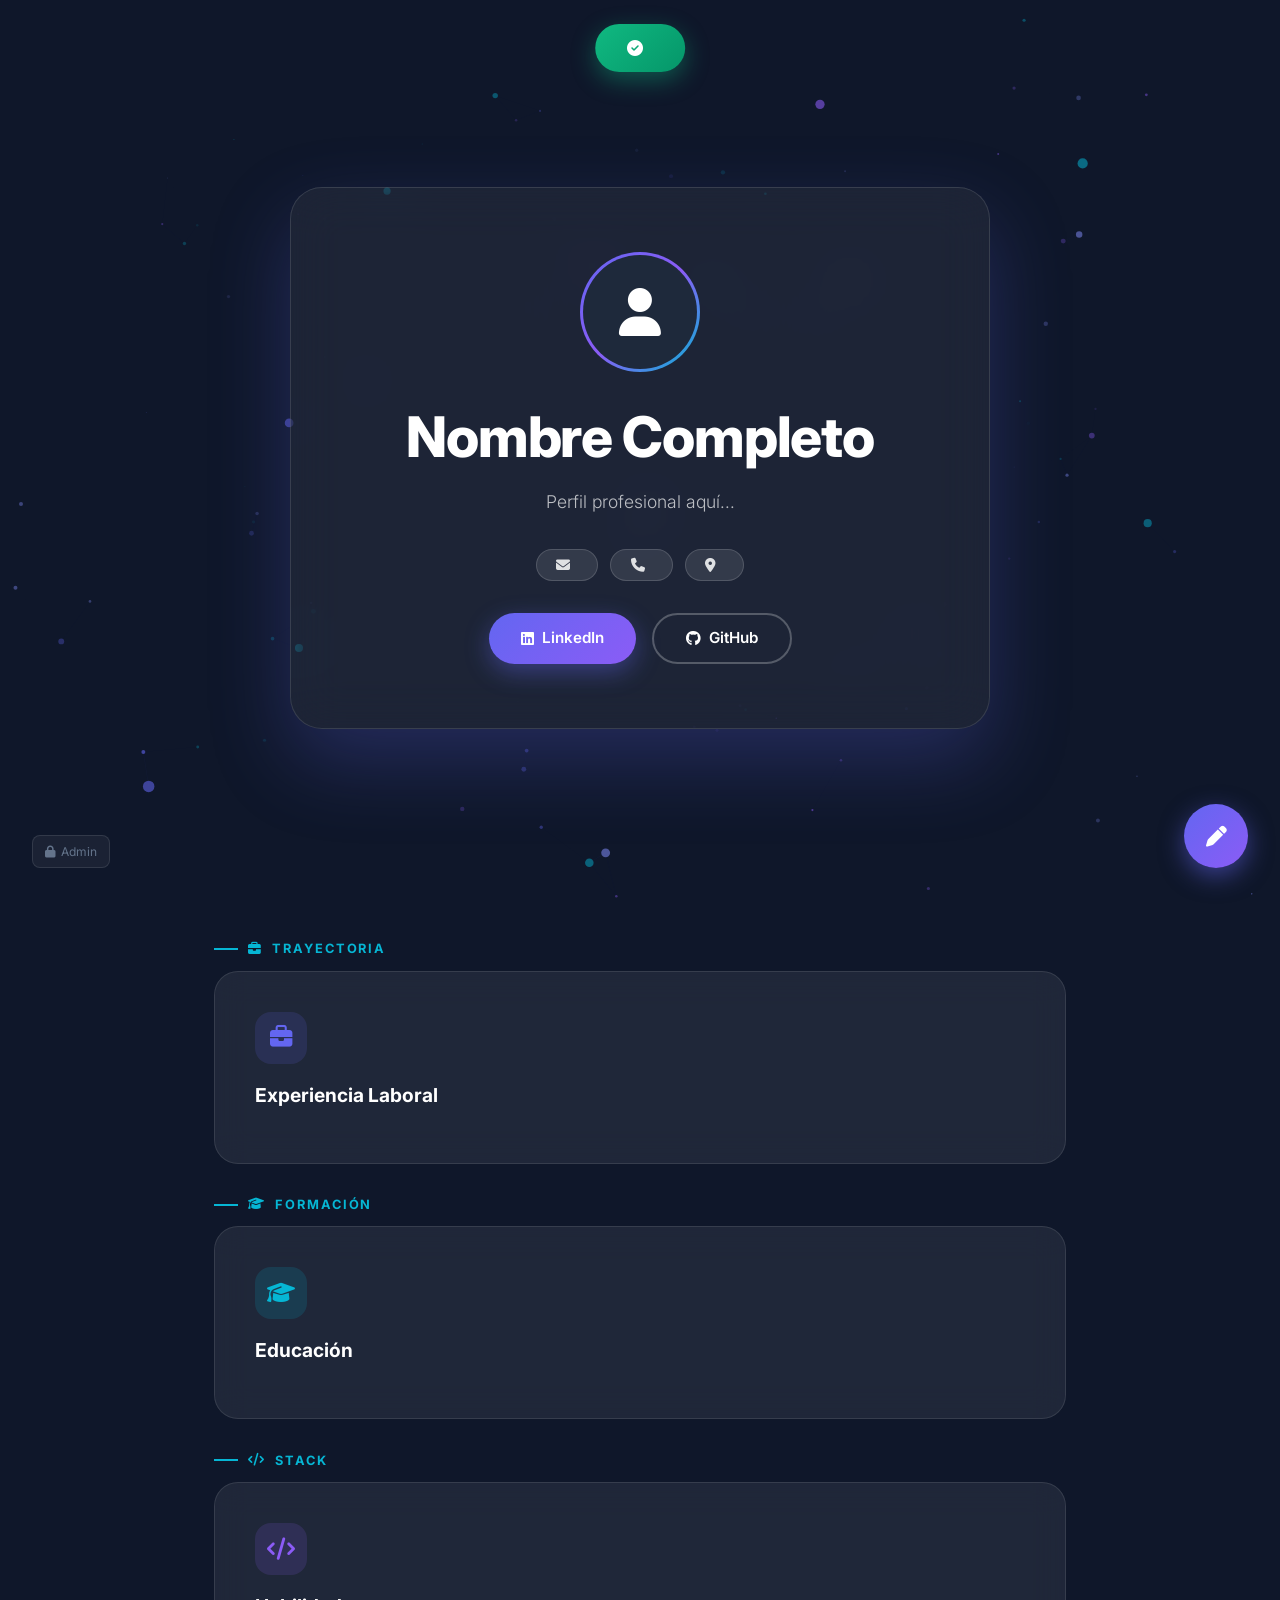
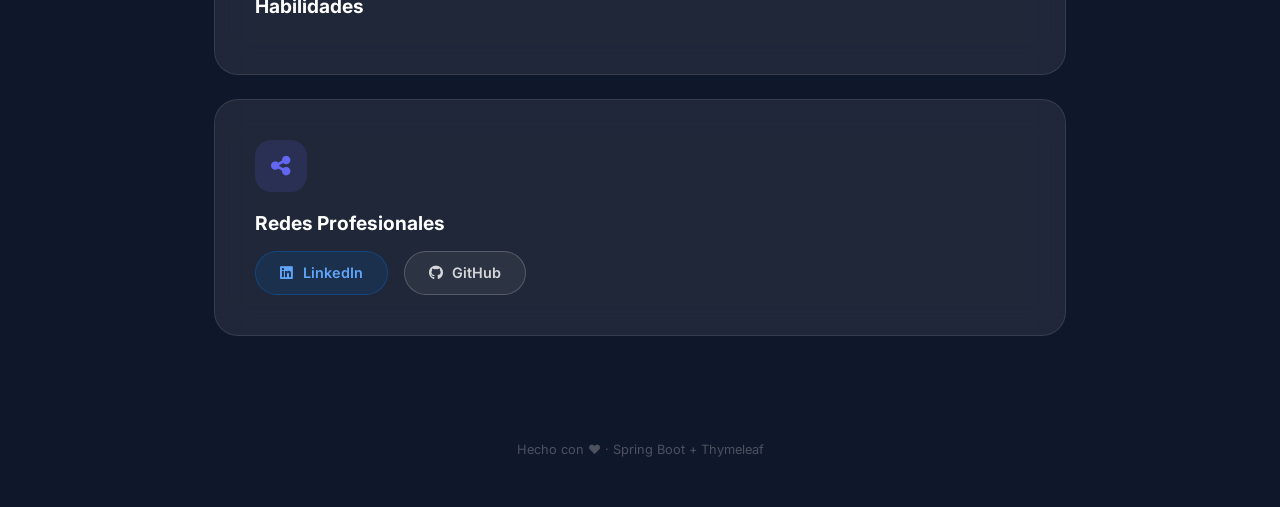
<file: src/main/resources/templates/index.html>
<!DOCTYPE html>
<html xmlns:th="http://www.thymeleaf.org" lang="es">
<head>
    <meta charset="UTF-8">
    <meta name="viewport" content="width=device-width, initial-scale=1.0">
    <title th:text="${persona.nombre} + ' ' + ${persona.apellido} + ' — CV'">Mi CV</title>

    <link href="https://cdn.jsdelivr.net/npm/bootstrap@5.3.0/dist/css/bootstrap.min.css" rel="stylesheet">
    <link rel="stylesheet" href="https://cdnjs.cloudflare.com/ajax/libs/font-awesome/6.4.0/css/all.min.css">
    <link href="https://fonts.googleapis.com/css2?family=Inter:wght@300;400;500;600;700;800&display=swap" rel="stylesheet">

    <style>
        :root {
            --primary: #6366f1;
            --primary-dark: #4f46e5;
            --secondary: #8b5cf6;
            --accent: #06b6d4;
            --dark: #0f172a;
            --card-bg: rgba(255,255,255,0.85);
        }

        * { margin: 0; padding: 0; box-sizing: border-box; }

        body {
            font-family: 'Inter', sans-serif;
            background: #0f172a;
            color: #1e293b;
            overflow-x: hidden;
        }

        /* ── CANVAS 3D BACKGROUND ── */
        #bg-canvas {
            position: fixed;
            top: 0; left: 0;
            width: 100%; height: 100%;
            z-index: 0;
            pointer-events: none;
        }

        .page-wrapper {
            position: relative;
            z-index: 1;
        }

        /* ── HERO ── */
        .hero {
            min-height: 100vh;
            display: flex;
            align-items: center;
            justify-content: center;
            padding: 4rem 1rem 3rem;
            perspective: 1000px;
        }

        .hero-card {
            background: rgba(255,255,255,0.06);
            backdrop-filter: blur(24px);
            border: 1px solid rgba(255,255,255,0.12);
            border-radius: 32px;
            padding: 4rem 3rem;
            text-align: center;
            max-width: 700px;
            width: 100%;
            animation: heroFloat 6s ease-in-out infinite;
            box-shadow: 0 32px 80px rgba(99,102,241,0.25);
            transform-style: preserve-3d;
        }

        @keyframes heroFloat {
            0%, 100% { transform: translateY(0) rotateX(0deg); }
            50% { transform: translateY(-12px) rotateX(1deg); }
        }

        .avatar-ring {
            width: 120px; height: 120px;
            margin: 0 auto 2rem;
            border-radius: 50%;
            background: linear-gradient(135deg, var(--primary), var(--secondary), var(--accent));
            padding: 3px;
            animation: ringRotate 8s linear infinite;
        }

        @keyframes ringRotate {
            from { filter: hue-rotate(0deg); }
            to { filter: hue-rotate(360deg); }
        }

        .avatar-inner {
            width: 100%; height: 100%;
            border-radius: 50%;
            background: #1e293b;
            display: flex;
            align-items: center;
            justify-content: center;
            font-size: 3rem;
            color: #fff;
        }

        .hero h1 {
            font-size: clamp(2rem, 5vw, 3.5rem);
            font-weight: 800;
            color: #fff;
            letter-spacing: -0.02em;
            margin-bottom: 1rem;
        }

        .hero .lead {
            color: rgba(255,255,255,0.7);
            font-size: 1.1rem;
            line-height: 1.7;
            margin-bottom: 2rem;
        }

        .contact-pills {
            display: flex;
            flex-wrap: wrap;
            gap: 0.75rem;
            justify-content: center;
            margin-bottom: 2rem;
        }

        .contact-pill {
            display: flex;
            align-items: center;
            gap: 0.5rem;
            background: rgba(255,255,255,0.1);
            border: 1px solid rgba(255,255,255,0.15);
            color: rgba(255,255,255,0.85);
            padding: 0.5rem 1.2rem;
            border-radius: 999px;
            font-size: 0.875rem;
            transition: all 0.3s;
        }

        .contact-pill:hover {
            background: rgba(99,102,241,0.3);
            border-color: var(--primary);
            transform: translateY(-2px);
        }

        .hero-actions {
            display: flex;
            gap: 1rem;
            justify-content: center;
            flex-wrap: wrap;
        }

        .btn-hero {
            padding: 0.75rem 2rem;
            border-radius: 999px;
            font-weight: 600;
            font-size: 0.95rem;
            border: none;
            cursor: pointer;
            transition: all 0.3s;
            text-decoration: none;
            display: inline-flex;
            align-items: center;
            gap: 0.5rem;
        }

        .btn-primary-hero {
            background: linear-gradient(135deg, var(--primary), var(--secondary));
            color: white;
            box-shadow: 0 8px 24px rgba(99,102,241,0.4);
        }

        .btn-primary-hero:hover {
            transform: translateY(-3px) scale(1.03);
            box-shadow: 0 14px 32px rgba(99,102,241,0.5);
            color: white;
        }

        .btn-outline-hero {
            background: transparent;
            color: white;
            border: 2px solid rgba(255,255,255,0.25);
        }

        .btn-outline-hero:hover {
            background: rgba(255,255,255,0.1);
            border-color: rgba(255,255,255,0.5);
            transform: translateY(-3px);
            color: white;
        }

        /* ── SECTIONS ── */
        .cv-section {
            padding: 2rem 0;
        }

        .section-container {
            max-width: 900px;
            margin: 0 auto;
            padding: 0 1.5rem;
        }

        .section-label {
            display: inline-flex;
            align-items: center;
            gap: 0.6rem;
            font-size: 0.8rem;
            font-weight: 700;
            letter-spacing: 0.15em;
            text-transform: uppercase;
            color: var(--accent);
            margin-bottom: 0.75rem;
        }

        .section-label::before {
            content: '';
            width: 24px; height: 2px;
            background: var(--accent);
            display: inline-block;
        }

        .glass-card {
            background: rgba(255,255,255,0.07);
            backdrop-filter: blur(16px);
            border: 1px solid rgba(255,255,255,0.1);
            border-radius: 24px;
            padding: 2.5rem;
            margin-bottom: 1.5rem;
            transition: transform 0.4s, box-shadow 0.4s, border-color 0.4s;
            animation: slideUp 0.6s ease both;
        }

        .glass-card:hover {
            transform: translateY(-6px) scale(1.01);
            box-shadow: 0 24px 60px rgba(99,102,241,0.2);
            border-color: rgba(99,102,241,0.4);
        }

        @keyframes slideUp {
            from { opacity: 0; transform: translateY(40px); }
            to   { opacity: 1; transform: translateY(0); }
        }

        .glass-card:nth-child(1) { animation-delay: 0.1s; }
        .glass-card:nth-child(2) { animation-delay: 0.2s; }
        .glass-card:nth-child(3) { animation-delay: 0.3s; }

        .card-icon {
            width: 52px; height: 52px;
            border-radius: 16px;
            display: flex;
            align-items: center;
            justify-content: center;
            font-size: 1.4rem;
            margin-bottom: 1.25rem;
        }

        .icon-purple { background: rgba(99,102,241,0.15); color: var(--primary); }
        .icon-blue   { background: rgba(6,182,212,0.15);  color: var(--accent); }
        .icon-violet { background: rgba(139,92,246,0.15); color: var(--secondary); }

        .card-title {
            font-size: 1.2rem;
            font-weight: 700;
            color: #fff;
            margin-bottom: 1rem;
        }

        .card-content {
            color: rgba(255,255,255,0.72);
            line-height: 1.85;
            white-space: pre-line;
            font-size: 0.95rem;
        }

        /* Habilidades como badges */
        .skills-grid {
            display: flex;
            flex-wrap: wrap;
            gap: 0.6rem;
            margin-top: 0.5rem;
        }

        .skill-badge {
            padding: 0.4rem 1rem;
            border-radius: 999px;
            font-size: 0.85rem;
            font-weight: 500;
            border: 1px solid;
            transition: all 0.3s;
            animation: popIn 0.4s ease both;
        }

        .skill-badge:nth-child(odd)  { background: rgba(99,102,241,0.12); border-color: rgba(99,102,241,0.35); color: #a5b4fc; }
        .skill-badge:nth-child(even) { background: rgba(6,182,212,0.1);   border-color: rgba(6,182,212,0.3);   color: #67e8f9; }

        .skill-badge:hover {
            transform: translateY(-3px) scale(1.05);
            box-shadow: 0 6px 16px rgba(99,102,241,0.3);
        }

        @keyframes popIn {
            from { opacity: 0; transform: scale(0.7); }
            to   { opacity: 1; transform: scale(1); }
        }

        /* Social buttons */
        .social-row {
            display: flex;
            gap: 1rem;
            flex-wrap: wrap;
        }

        .social-btn {
            display: inline-flex;
            align-items: center;
            gap: 0.6rem;
            padding: 0.65rem 1.5rem;
            border-radius: 999px;
            font-weight: 600;
            font-size: 0.9rem;
            text-decoration: none;
            transition: all 0.3s;
            border: 1px solid;
        }

        .social-linkedin {
            background: rgba(10,102,194,0.15);
            border-color: rgba(10,102,194,0.4);
            color: #60a5fa;
        }

        .social-linkedin:hover {
            background: rgba(10,102,194,0.3);
            transform: translateY(-3px);
            color: #93c5fd;
        }

        .social-github {
            background: rgba(255,255,255,0.06);
            border-color: rgba(255,255,255,0.2);
            color: rgba(255,255,255,0.8);
        }

        .social-github:hover {
            background: rgba(255,255,255,0.12);
            transform: translateY(-3px);
            color: #fff;
        }

        /* Flash message */
        .flash-bar {
            position: fixed;
            top: 1.5rem;
            left: 50%;
            transform: translateX(-50%) translateY(-100px);
            background: linear-gradient(135deg, #10b981, #059669);
            color: white;
            padding: 1rem 2rem;
            border-radius: 999px;
            font-weight: 600;
            z-index: 1000;
            box-shadow: 0 8px 24px rgba(16,185,129,0.4);
            transition: transform 0.5s cubic-bezier(0.34,1.56,0.64,1);
            display: flex;
            align-items: center;
            gap: 0.6rem;
        }

        .flash-bar.show { transform: translateX(-50%) translateY(0); }

        /* FAB edit button */
        .fab-edit {
            position: fixed;
            bottom: 2rem;
            right: 2rem;
            width: 64px; height: 64px;
            border-radius: 50%;
            background: linear-gradient(135deg, var(--primary), var(--secondary));
            color: white;
            display: flex;
            align-items: center;
            justify-content: center;
            font-size: 1.3rem;
            text-decoration: none;
            box-shadow: 0 8px 24px rgba(99,102,241,0.5);
            transition: all 0.3s;
            z-index: 100;
            animation: fabPulse 3s ease-in-out infinite;
        }

        .fab-edit:hover {
            transform: scale(1.15) rotate(10deg);
            color: white;
            box-shadow: 0 14px 40px rgba(99,102,241,0.7);
        }

        @keyframes fabPulse {
            0%, 100% { box-shadow: 0 8px 24px rgba(99,102,241,0.5); }
            50% { box-shadow: 0 8px 40px rgba(99,102,241,0.8); }
        }

        /* Scroll sections */
        .scroll-observe {
            opacity: 0;
            transform: translateY(40px);
            transition: opacity 0.7s ease, transform 0.7s ease;
        }
        .scroll-observe.visible {
            opacity: 1;
            transform: translateY(0);
        }

        footer {
            text-align: center;
            padding: 3rem 1rem;
            color: rgba(255,255,255,0.25);
            font-size: 0.8rem;
        }

        @media (max-width: 600px) {
            .hero-card { padding: 2.5rem 1.5rem; }
            .glass-card { padding: 1.75rem; }
        }
    </style>
</head>
<body>
<canvas id="bg-canvas"></canvas>

<div class="page-wrapper">

    <!-- Flash message -->
    <div class="flash-bar" id="flashBar" th:if="${mensaje != null}">
        <i class="fas fa-check-circle"></i>
        <span th:text="${mensaje}"></span>
    </div>

    <!-- HERO -->
    <section class="hero">
        <div class="hero-card">
            <div class="avatar-ring">
                <div class="avatar-inner">
                    <i class="fas fa-user"></i>
                </div>
            </div>

            <h1 th:text="${persona.nombre} + ' ' + ${persona.apellido}">Nombre Completo</h1>
            <p class="lead" th:text="${persona.perfil}">Perfil profesional aquí...</p>

            <div class="contact-pills">
                <span class="contact-pill" th:if="${persona.email}">
                    <i class="fas fa-envelope"></i>
                    <span th:text="${persona.email}"></span>
                </span>
                <span class="contact-pill" th:if="${persona.telefono}">
                    <i class="fas fa-phone"></i>
                    <span th:text="${persona.telefono}"></span>
                </span>
                <span class="contact-pill" th:if="${persona.ciudad}">
                    <i class="fas fa-map-marker-alt"></i>
                    <span th:text="${persona.ciudad} + ', ' + ${persona.pais}"></span>
                </span>
            </div>

            <div class="hero-actions">
                <a th:if="${persona.linkedin}" th:href="${persona.linkedin}" target="_blank" class="btn-hero btn-primary-hero">
                    <i class="fab fa-linkedin"></i> LinkedIn
                </a>
                <a th:if="${persona.github}" th:href="${persona.github}" target="_blank" class="btn-hero btn-outline-hero">
                    <i class="fab fa-github"></i> GitHub
                </a>
            </div>
        </div>
    </section>

    <!-- CONTENT -->
    <div class="cv-section">
        <div class="section-container">

            <!-- Experiencia -->
            <div class="scroll-observe" th:if="${persona.experiencia}">
                <p class="section-label">
                    <i class="fas fa-briefcase"></i> Trayectoria
                </p>
                <div class="glass-card">
                    <div class="card-icon icon-purple">
                        <i class="fas fa-briefcase"></i>
                    </div>
                    <h2 class="card-title">Experiencia Laboral</h2>
                    <p class="card-content" th:text="${persona.experiencia}"></p>
                </div>
            </div>

            <!-- Educación -->
            <div class="scroll-observe" th:if="${persona.educacion}">
                <p class="section-label">
                    <i class="fas fa-graduation-cap"></i> Formación
                </p>
                <div class="glass-card">
                    <div class="card-icon icon-blue">
                        <i class="fas fa-graduation-cap"></i>
                    </div>
                    <h2 class="card-title">Educación</h2>
                    <p class="card-content" th:text="${persona.educacion}"></p>
                </div>
            </div>

            <!-- Habilidades -->
            <div class="scroll-observe" th:if="${persona.habilidades}">
                <p class="section-label">
                    <i class="fas fa-code"></i> Stack
                </p>
                <div class="glass-card">
                    <div class="card-icon icon-violet">
                        <i class="fas fa-code"></i>
                    </div>
                    <h2 class="card-title">Habilidades</h2>
                    <div class="skills-grid" id="skillsGrid"></div>
                    <p id="rawSkills" style="display:none" th:text="${persona.habilidades}"></p>
                </div>
            </div>

            <!-- Redes -->
            <div class="scroll-observe" th:if="${persona.linkedin != null or persona.github != null}">
                <div class="glass-card">
                    <div class="card-icon icon-purple">
                        <i class="fas fa-share-alt"></i>
                    </div>
                    <h2 class="card-title">Redes Profesionales</h2>
                    <div class="social-row">
                        <a th:if="${persona.linkedin}" th:href="${persona.linkedin}" target="_blank" class="social-btn social-linkedin">
                            <i class="fab fa-linkedin"></i> LinkedIn
                        </a>
                        <a th:if="${persona.github}" th:href="${persona.github}" target="_blank" class="social-btn social-github">
                            <i class="fab fa-github"></i> GitHub
                        </a>
                    </div>
                </div>
            </div>

        </div>
    </div>

    <footer>Hecho con ❤️ · Spring Boot + Thymeleaf</footer>
</div>

<!-- FAB editar - solo visible con sesión activa -->
<a th:href="@{/editar}" class="fab-edit" title="Editar CV (Admin)">
    <i class="fas fa-pen"></i>
</a>

<!-- Admin login link discreto -->
<a th:href="@{/login}" style="position:fixed; bottom:2rem; left:2rem; background:rgba(255,255,255,0.05); border:1px solid rgba(255,255,255,0.1); color:#64748b; border-radius:0.5rem; padding:0.4rem 0.75rem; font-size:0.75rem; text-decoration:none; z-index:999; transition:all 0.2s;"
   onmouseover="this.style.color='#94a3b8'" onmouseout="this.style.color='#64748b'">
    <i class="fas fa-lock" style="margin-right:0.3rem;"></i>Admin
</a>

<script src="https://cdn.jsdelivr.net/npm/bootstrap@5.3.0/dist/js/bootstrap.bundle.min.js"></script>
<script>
// ── 3D PARTICLES BACKGROUND ──
const canvas = document.getElementById('bg-canvas');
const ctx = canvas.getContext('2d');

function resize() {
    canvas.width = window.innerWidth;
    canvas.height = window.innerHeight;
}
resize();
window.addEventListener('resize', resize);

const COLORS = ['#6366f1','#8b5cf6','#06b6d4','#818cf8'];

class Particle {
    constructor() { this.reset(); }
    reset() {
        this.x = Math.random() * canvas.width;
        this.y = Math.random() * canvas.height;
        this.z = Math.random() * 800 + 200;
        this.vx = (Math.random() - 0.5) * 0.4;
        this.vy = (Math.random() - 0.5) * 0.4;
        this.vz = -Math.random() * 0.5 - 0.2;
        this.color = COLORS[Math.floor(Math.random() * COLORS.length)];
        this.size = Math.random() * 2.5 + 0.5;
    }
    update() {
        this.x += this.vx;
        this.y += this.vy;
        this.z += this.vz;
        if (this.z < 1) this.reset();
    }
    draw() {
        const scale = 600 / this.z;
        const sx = (this.x - canvas.width/2) * scale + canvas.width/2;
        const sy = (this.y - canvas.height/2) * scale + canvas.height/2;
        const alpha = Math.max(0, (1 - this.z/1000) * 0.8);
        const r = this.size * scale;
        if (sx < -r || sx > canvas.width+r || sy < -r || sy > canvas.height+r) { this.reset(); return; }
        ctx.beginPath();
        ctx.arc(sx, sy, Math.max(0.5, r), 0, Math.PI*2);
        ctx.fillStyle = this.color + Math.round(alpha*255).toString(16).padStart(2,'0');
        ctx.fill();
    }
}

const particles = Array.from({length: 160}, () => new Particle());

// Connections
function drawConnections() {
    const projected = particles.map(p => {
        const scale = 600 / p.z;
        return {
            x: (p.x - canvas.width/2) * scale + canvas.width/2,
            y: (p.y - canvas.height/2) * scale + canvas.height/2,
            alpha: (1 - p.z/1000) * 0.5
        };
    });
    for (let i = 0; i < projected.length; i++) {
        for (let j = i+1; j < projected.length; j++) {
            const dx = projected[i].x - projected[j].x;
            const dy = projected[i].y - projected[j].y;
            const dist = Math.sqrt(dx*dx + dy*dy);
            if (dist < 80) {
                const alpha = (1 - dist/80) * Math.min(projected[i].alpha, projected[j].alpha) * 0.3;
                ctx.beginPath();
                ctx.moveTo(projected[i].x, projected[i].y);
                ctx.lineTo(projected[j].x, projected[j].y);
                ctx.strokeStyle = `rgba(99,102,241,${alpha})`;
                ctx.lineWidth = 0.5;
                ctx.stroke();
            }
        }
    }
}

function animate() {
    ctx.clearRect(0, 0, canvas.width, canvas.height);
    particles.forEach(p => { p.update(); p.draw(); });
    drawConnections();
    requestAnimationFrame(animate);
}
animate();

// ── MOUSE PARALLAX ──
let mx = 0, my = 0;
document.addEventListener('mousemove', e => {
    mx = (e.clientX - window.innerWidth/2) / window.innerWidth;
    my = (e.clientY - window.innerHeight/2) / window.innerHeight;
    const card = document.querySelector('.hero-card');
    if (card) {
        card.style.transform = `rotateY(${mx*6}deg) rotateX(${-my*4}deg)`;
    }
});

// ── SKILLS RENDER ──
const rawEl = document.getElementById('rawSkills');
const gridEl = document.getElementById('skillsGrid');
if (rawEl && gridEl) {
    const skills = rawEl.textContent.split(/[,\n]+/).map(s => s.trim()).filter(Boolean);
    skills.forEach((s, i) => {
        const badge = document.createElement('span');
        badge.className = 'skill-badge';
        badge.textContent = s;
        badge.style.animationDelay = (i * 0.06) + 's';
        gridEl.appendChild(badge);
    });
}

// ── SCROLL ANIMATIONS ──
const observer = new IntersectionObserver(entries => {
    entries.forEach(e => {
        if (e.isIntersecting) e.target.classList.add('visible');
    });
}, { threshold: 0.15 });

document.querySelectorAll('.scroll-observe').forEach(el => observer.observe(el));

// ── FLASH MESSAGE ──
const flash = document.getElementById('flashBar');
if (flash) {
    setTimeout(() => flash.classList.add('show'), 300);
    setTimeout(() => flash.classList.remove('show'), 3500);
}
</script>
</body>
</html>
</file>
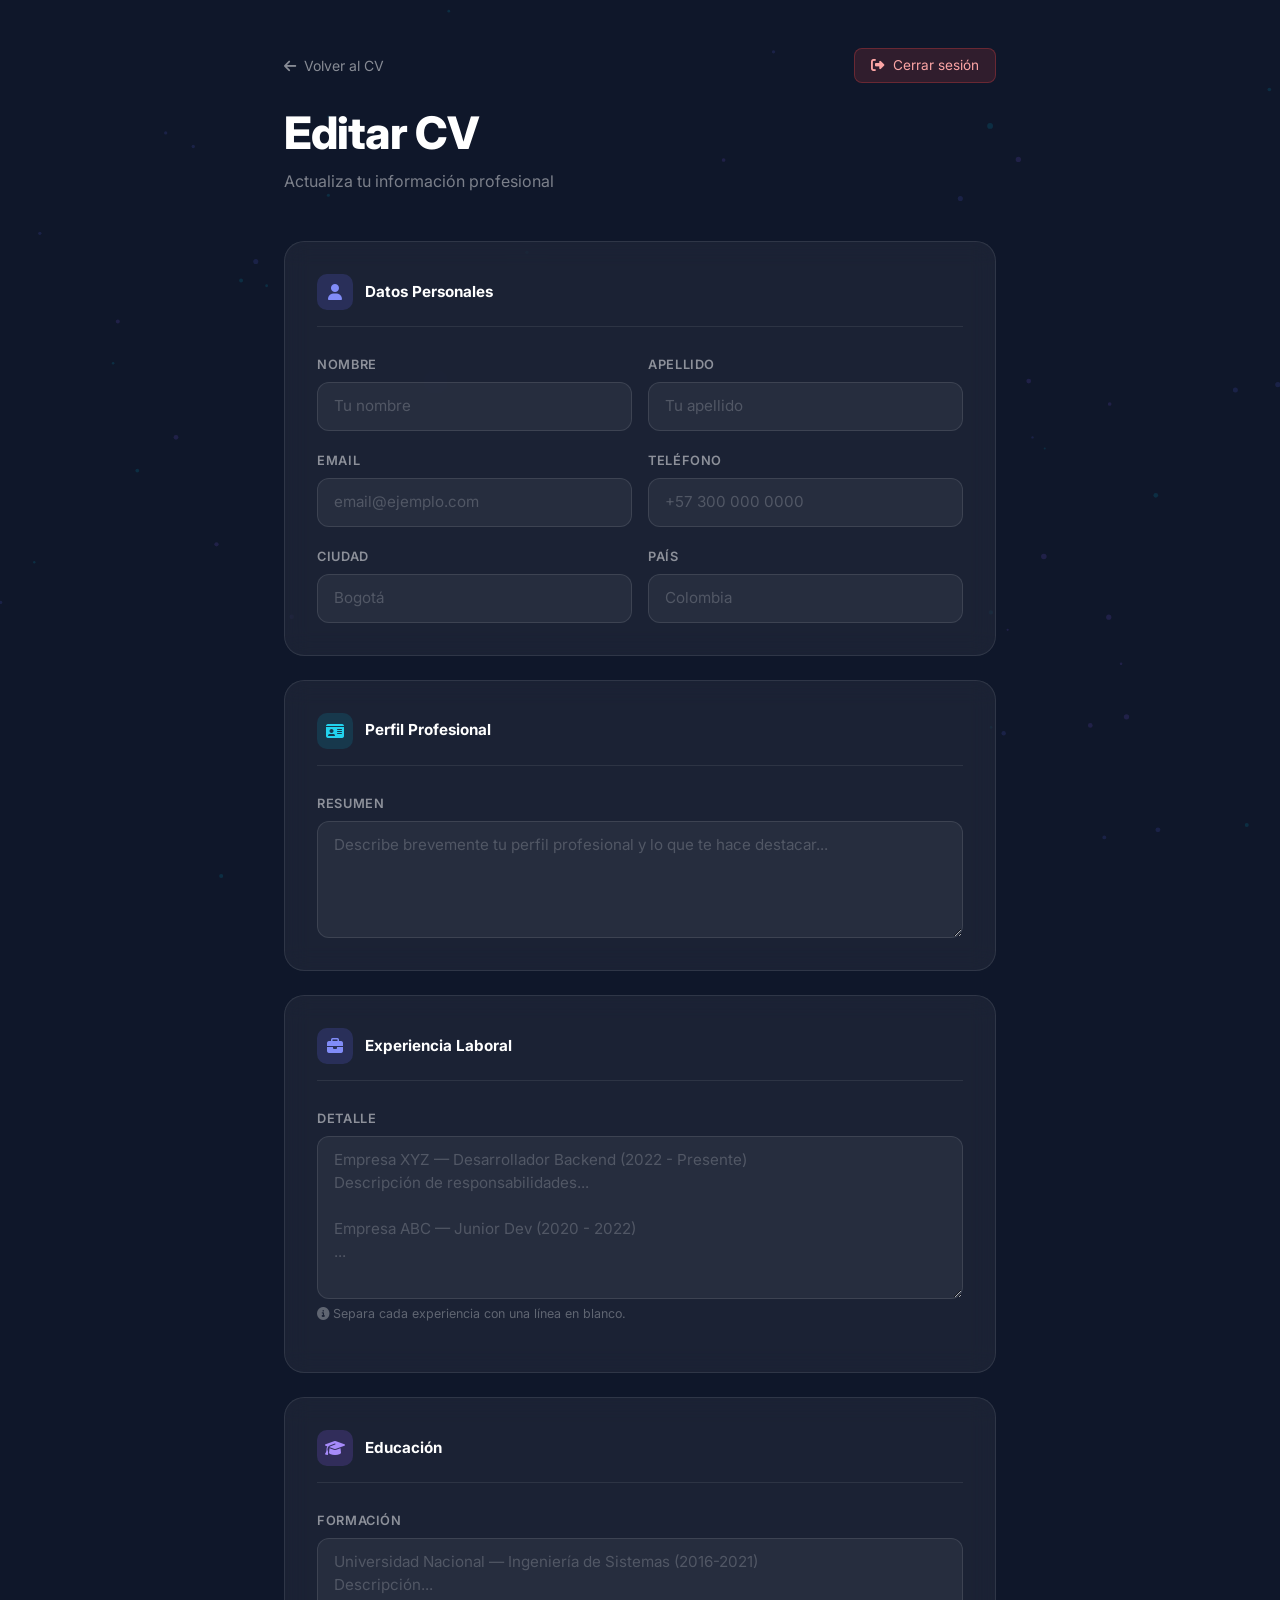
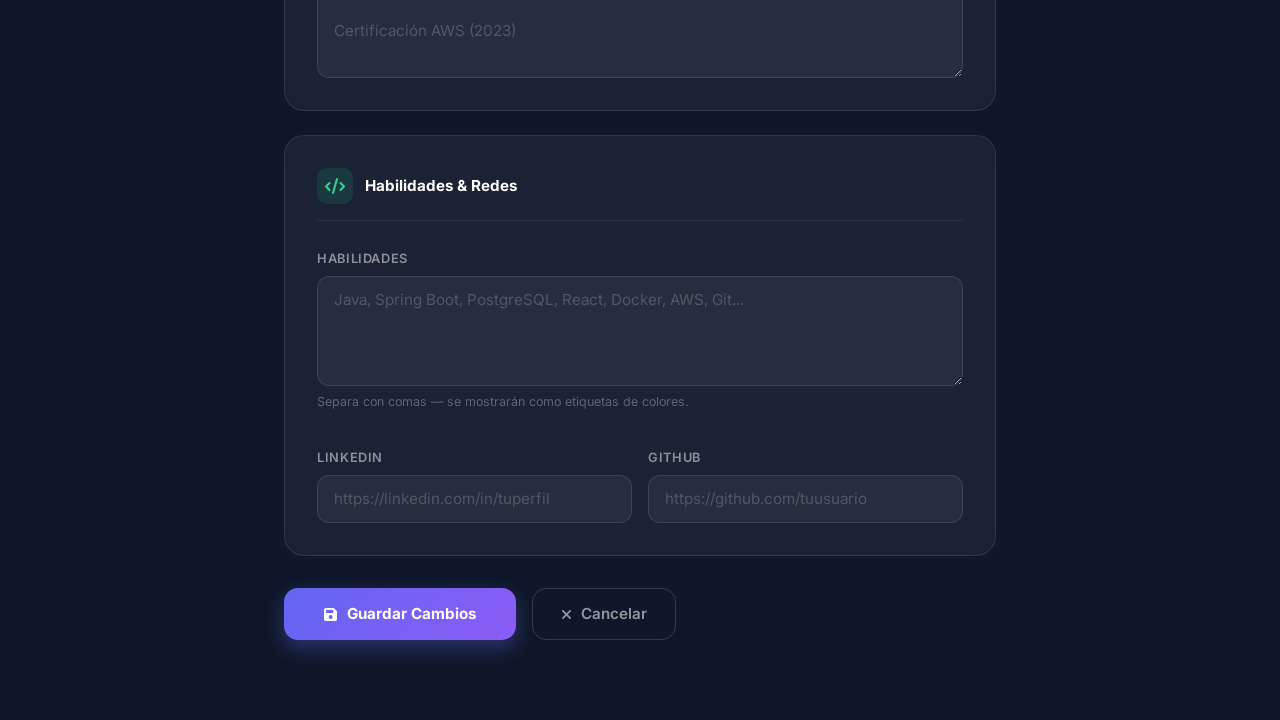
<file: src/main/resources/templates/formulario.html>
<!DOCTYPE html>
<html xmlns:th="http://www.thymeleaf.org" lang="es">
<head>
    <meta charset="UTF-8">
    <meta name="viewport" content="width=device-width, initial-scale=1.0">
    <title>Editar CV</title>

    <link href="https://cdn.jsdelivr.net/npm/bootstrap@5.3.0/dist/css/bootstrap.min.css" rel="stylesheet">
    <link rel="stylesheet" href="https://cdnjs.cloudflare.com/ajax/libs/font-awesome/6.4.0/css/all.min.css">
    <link href="https://fonts.googleapis.com/css2?family=Inter:wght@300;400;500;600;700;800&display=swap" rel="stylesheet">

    <style>
        :root {
            --primary: #6366f1;
            --primary-dark: #4f46e5;
            --secondary: #8b5cf6;
            --accent: #06b6d4;
        }

        * { box-sizing: border-box; }

        body {
            font-family: 'Inter', sans-serif;
            background: #0f172a;
            color: #e2e8f0;
            min-height: 100vh;
        }

        #bg-canvas {
            position: fixed;
            inset: 0;
            pointer-events: none;
            z-index: 0;
            opacity: 0.4;
        }

        .page {
            position: relative;
            z-index: 1;
            max-width: 760px;
            margin: 0 auto;
            padding: 3rem 1.5rem 5rem;
        }

        .form-header {
            margin-bottom: 3rem;
            animation: fadeDown 0.6s ease both;
        }

        @keyframes fadeDown {
            from { opacity: 0; transform: translateY(-20px); }
            to   { opacity: 1; transform: translateY(0); }
        }

        .back-btn {
            display: inline-flex;
            align-items: center;
            gap: 0.5rem;
            color: rgba(255,255,255,0.5);
            text-decoration: none;
            font-size: 0.875rem;
            margin-bottom: 1.5rem;
            transition: color 0.3s;
        }
        .back-btn:hover { color: #fff; }

        .form-header h1 {
            font-size: clamp(1.8rem, 4vw, 2.8rem);
            font-weight: 800;
            color: #fff;
            letter-spacing: -0.02em;
        }

        .form-header p {
            color: rgba(255,255,255,0.45);
            margin-top: 0.5rem;
        }

        /* Card sections */
        .form-section {
            background: rgba(255,255,255,0.05);
            border: 1px solid rgba(255,255,255,0.09);
            border-radius: 20px;
            padding: 2rem;
            margin-bottom: 1.5rem;
            animation: slideUp 0.5s ease both;
            backdrop-filter: blur(12px);
        }

        .form-section:nth-child(1) { animation-delay: 0.05s; }
        .form-section:nth-child(2) { animation-delay: 0.1s; }
        .form-section:nth-child(3) { animation-delay: 0.15s; }
        .form-section:nth-child(4) { animation-delay: 0.2s; }
        .form-section:nth-child(5) { animation-delay: 0.25s; }

        @keyframes slideUp {
            from { opacity: 0; transform: translateY(30px); }
            to   { opacity: 1; transform: translateY(0); }
        }

        .section-heading {
            display: flex;
            align-items: center;
            gap: 0.75rem;
            font-size: 0.95rem;
            font-weight: 700;
            color: #fff;
            margin-bottom: 1.5rem;
            padding-bottom: 1rem;
            border-bottom: 1px solid rgba(255,255,255,0.08);
        }

        .section-heading .icon {
            width: 36px; height: 36px;
            border-radius: 10px;
            display: flex;
            align-items: center;
            justify-content: center;
            font-size: 1rem;
        }

        .icon-a { background: rgba(99,102,241,0.2); color: #818cf8; }
        .icon-b { background: rgba(6,182,212,0.15); color: #22d3ee; }
        .icon-c { background: rgba(139,92,246,0.2); color: #a78bfa; }
        .icon-d { background: rgba(16,185,129,0.15); color: #34d399; }

        /* Form controls */
        .form-label {
            font-size: 0.8rem;
            font-weight: 600;
            letter-spacing: 0.05em;
            text-transform: uppercase;
            color: rgba(255,255,255,0.5);
            margin-bottom: 0.5rem;
        }

        .form-control {
            background: rgba(255,255,255,0.05);
            border: 1px solid rgba(255,255,255,0.1);
            border-radius: 12px;
            color: #e2e8f0;
            font-family: 'Inter', sans-serif;
            font-size: 0.95rem;
            padding: 0.75rem 1rem;
            transition: all 0.3s;
        }

        .form-control:focus {
            background: rgba(99,102,241,0.08);
            border-color: var(--primary);
            box-shadow: 0 0 0 4px rgba(99,102,241,0.15);
            color: #fff;
            outline: none;
        }

        .form-control::placeholder { color: rgba(255,255,255,0.2); }

        .form-control:hover:not(:focus) {
            border-color: rgba(255,255,255,0.2);
        }

        textarea.form-control { resize: vertical; min-height: 110px; }

        .form-text {
            font-size: 0.78rem;
            color: rgba(255,255,255,0.3);
            margin-top: 0.4rem;
        }

        /* Submit area */
        .submit-bar {
            display: flex;
            gap: 1rem;
            flex-wrap: wrap;
            margin-top: 2rem;
        }

        .btn-save {
            padding: 0.85rem 2.5rem;
            background: linear-gradient(135deg, var(--primary), var(--secondary));
            border: none;
            border-radius: 14px;
            color: white;
            font-weight: 700;
            font-size: 0.95rem;
            cursor: pointer;
            transition: all 0.3s;
            display: inline-flex;
            align-items: center;
            gap: 0.6rem;
            box-shadow: 0 8px 20px rgba(99,102,241,0.35);
        }

        .btn-save:hover {
            transform: translateY(-3px);
            box-shadow: 0 14px 30px rgba(99,102,241,0.5);
        }

        .btn-save:active { transform: scale(0.97); }

        .btn-cancel {
            padding: 0.85rem 1.75rem;
            background: transparent;
            border: 1px solid rgba(255,255,255,0.15);
            border-radius: 14px;
            color: rgba(255,255,255,0.55);
            font-weight: 600;
            font-size: 0.95rem;
            cursor: pointer;
            text-decoration: none;
            transition: all 0.3s;
            display: inline-flex;
            align-items: center;
            gap: 0.6rem;
        }

        .btn-cancel:hover {
            background: rgba(255,255,255,0.06);
            border-color: rgba(255,255,255,0.3);
            color: #fff;
        }

        @media (max-width: 580px) {
            .form-section { padding: 1.5rem; }
            .btn-save, .btn-cancel { width: 100%; justify-content: center; }
        }
    </style>
</head>
<body>
<canvas id="bg-canvas"></canvas>

<div class="page">
    <div class="form-header">
        <div style="display:flex; justify-content:space-between; align-items:center; flex-wrap:wrap; gap:0.75rem; margin-bottom:1.5rem;">
            <a th:href="@{/}" class="back-btn" style="margin-bottom:0;">
                <i class="fas fa-arrow-left"></i> Volver al CV
            </a>
            <form th:action="@{/logout}" method="post" style="margin:0;">
                <input type="hidden" th:name="${_csrf.parameterName}" th:value="${_csrf.token}"/>
                <button type="submit" style="background:rgba(239,68,68,0.15); border:1px solid rgba(239,68,68,0.3); color:#fca5a5; border-radius:0.5rem; padding:0.4rem 1rem; font-size:0.85rem; cursor:pointer;">
                    <i class="fas fa-sign-out-alt me-1"></i> Cerrar sesión
                </button>
            </form>
        </div>
        <h1>Editar CV</h1>
        <p>Actualiza tu información profesional</p>
    </div>

    <form th:action="@{/guardar}" th:object="${persona}" method="post">
        <input type="hidden" th:name="${_csrf.parameterName}" th:value="${_csrf.token}"/>
        <input type="hidden" th:field="*{id}"/>

        <!-- Datos personales -->
        <div class="form-section">
            <div class="section-heading">
                <div class="icon icon-a"><i class="fas fa-user"></i></div>
                Datos Personales
            </div>
            <div class="row g-3">
                <div class="col-md-6">
                    <label class="form-label">Nombre</label>
                    <input type="text" class="form-control" th:field="*{nombre}" placeholder="Tu nombre" required/>
                </div>
                <div class="col-md-6">
                    <label class="form-label">Apellido</label>
                    <input type="text" class="form-control" th:field="*{apellido}" placeholder="Tu apellido" required/>
                </div>
                <div class="col-md-6">
                    <label class="form-label">Email</label>
                    <input type="email" class="form-control" th:field="*{email}" placeholder="email@ejemplo.com"/>
                </div>
                <div class="col-md-6">
                    <label class="form-label">Teléfono</label>
                    <input type="text" class="form-control" th:field="*{telefono}" placeholder="+57 300 000 0000"/>
                </div>
                <div class="col-md-6">
                    <label class="form-label">Ciudad</label>
                    <input type="text" class="form-control" th:field="*{ciudad}" placeholder="Bogotá"/>
                </div>
                <div class="col-md-6">
                    <label class="form-label">País</label>
                    <input type="text" class="form-control" th:field="*{pais}" placeholder="Colombia"/>
                </div>
            </div>
        </div>

        <!-- Perfil -->
        <div class="form-section">
            <div class="section-heading">
                <div class="icon icon-b"><i class="fas fa-id-card"></i></div>
                Perfil Profesional
            </div>
            <label class="form-label">Resumen</label>
            <textarea class="form-control" th:field="*{perfil}" rows="4"
                      placeholder="Describe brevemente tu perfil profesional y lo que te hace destacar..."></textarea>
        </div>

        <!-- Experiencia -->
        <div class="form-section">
            <div class="section-heading">
                <div class="icon icon-a"><i class="fas fa-briefcase"></i></div>
                Experiencia Laboral
            </div>
            <label class="form-label">Detalle</label>
            <textarea class="form-control" th:field="*{experiencia}" rows="6"
                      placeholder="Empresa XYZ — Desarrollador Backend (2022 - Presente)&#10;Descripción de responsabilidades...&#10;&#10;Empresa ABC — Junior Dev (2020 - 2022)&#10;..."></textarea>
            <p class="form-text"><i class="fas fa-info-circle"></i> Separa cada experiencia con una línea en blanco.</p>
        </div>

        <!-- Educación -->
        <div class="form-section">
            <div class="section-heading">
                <div class="icon icon-c"><i class="fas fa-graduation-cap"></i></div>
                Educación
            </div>
            <label class="form-label">Formación</label>
            <textarea class="form-control" th:field="*{educacion}" rows="5"
                      placeholder="Universidad Nacional — Ingeniería de Sistemas (2016-2021)&#10;Descripción...&#10;&#10;Certificación AWS (2023)"></textarea>
        </div>

        <!-- Habilidades y Redes -->
        <div class="form-section">
            <div class="section-heading">
                <div class="icon icon-d"><i class="fas fa-code"></i></div>
                Habilidades & Redes
            </div>
            <div class="row g-3">
                <div class="col-12">
                    <label class="form-label">Habilidades</label>
                    <textarea class="form-control" th:field="*{habilidades}" rows="3"
                              placeholder="Java, Spring Boot, PostgreSQL, React, Docker, AWS, Git..."></textarea>
                    <p class="form-text">Separa con comas — se mostrarán como etiquetas de colores.</p>
                </div>
                <div class="col-md-6">
                    <label class="form-label">LinkedIn</label>
                    <input type="url" class="form-control" th:field="*{linkedin}"
                           placeholder="https://linkedin.com/in/tuperfil"/>
                </div>
                <div class="col-md-6">
                    <label class="form-label">GitHub</label>
                    <input type="url" class="form-control" th:field="*{github}"
                           placeholder="https://github.com/tuusuario"/>
                </div>
            </div>
        </div>

        <!-- Actions -->
        <div class="submit-bar">
            <button type="submit" class="btn-save">
                <i class="fas fa-save"></i> Guardar Cambios
            </button>
            <a th:href="@{/}" class="btn-cancel">
                <i class="fas fa-times"></i> Cancelar
            </a>
        </div>
    </form>
</div>

<script src="https://cdn.jsdelivr.net/npm/bootstrap@5.3.0/dist/js/bootstrap.bundle.min.js"></script>
<script>
// Subtle 3D background for form page
const canvas = document.getElementById('bg-canvas');
const ctx = canvas.getContext('2d');
function resize() { canvas.width = innerWidth; canvas.height = innerHeight; }
resize();
window.addEventListener('resize', resize);

const dots = Array.from({length: 60}, () => ({
    x: Math.random() * innerWidth,
    y: Math.random() * innerHeight,
    vx: (Math.random()-0.5)*0.3,
    vy: (Math.random()-0.5)*0.3,
    r: Math.random()*2+1,
    c: ['#6366f1','#8b5cf6','#06b6d4'][Math.floor(Math.random()*3)]
}));

function animateBg() {
    ctx.clearRect(0,0,canvas.width,canvas.height);
    dots.forEach(d => {
        d.x += d.vx; d.y += d.vy;
        if (d.x < 0 || d.x > canvas.width) d.vx *= -1;
        if (d.y < 0 || d.y > canvas.height) d.vy *= -1;
        ctx.beginPath();
        ctx.arc(d.x, d.y, d.r, 0, Math.PI*2);
        ctx.fillStyle = d.c + '60';
        ctx.fill();
    });
    requestAnimationFrame(animateBg);
}
animateBg();

// Focus ring on inputs
document.querySelectorAll('.form-control').forEach(el => {
    el.addEventListener('focus', () => el.closest('.form-section')?.style.setProperty('border-color','rgba(99,102,241,0.35)'));
    el.addEventListener('blur',  () => el.closest('.form-section')?.style.setProperty('border-color','rgba(255,255,255,0.09)'));
});
</script>
</body>
</html>
</file>
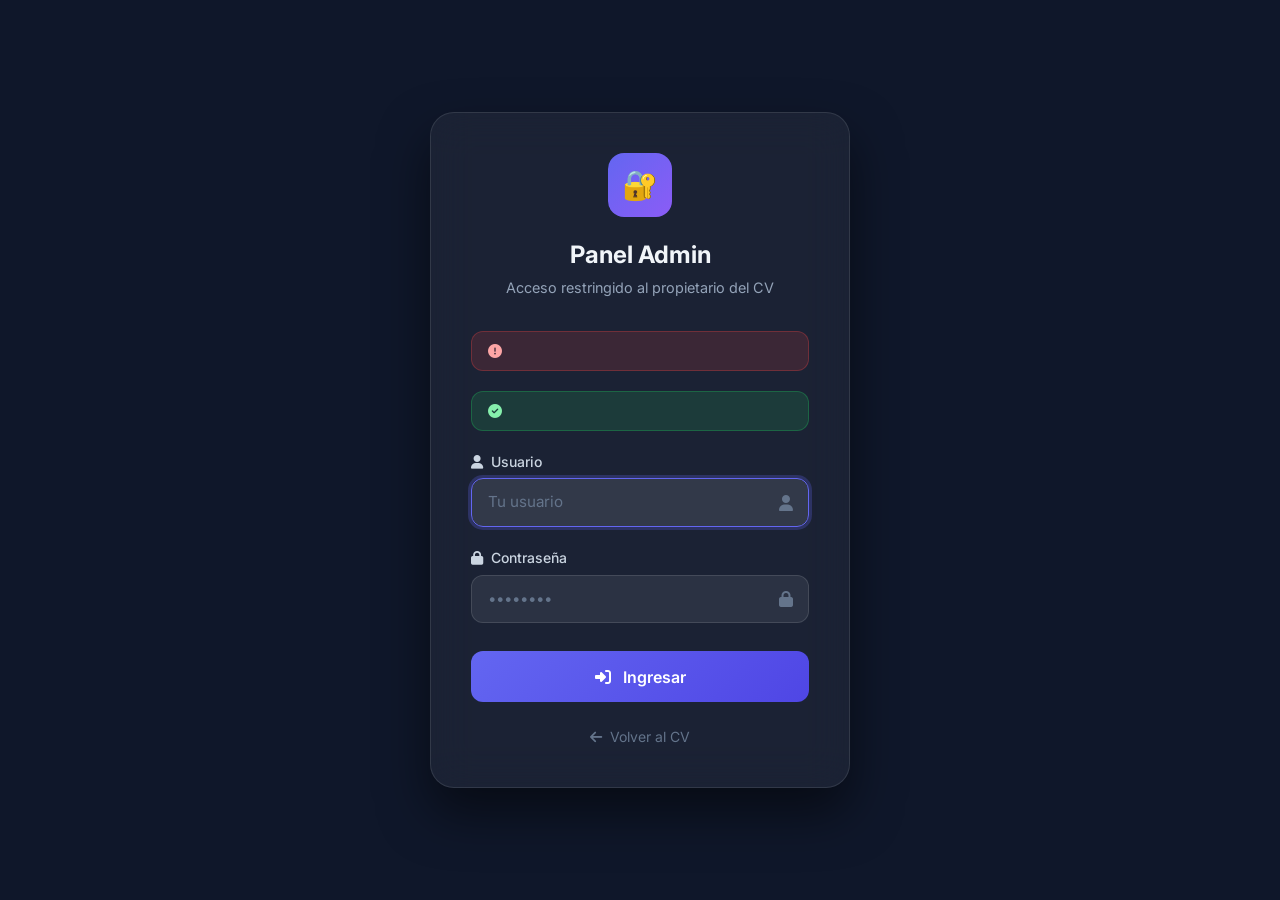
<file: src/main/resources/templates/login.html>
<!DOCTYPE html>
<html xmlns:th="http://www.thymeleaf.org" lang="es">
<head>
    <meta charset="UTF-8">
    <meta name="viewport" content="width=device-width, initial-scale=1.0">
    <title>Admin — Iniciar Sesión</title>

    <link href="https://cdn.jsdelivr.net/npm/bootstrap@5.3.0/dist/css/bootstrap.min.css" rel="stylesheet">
    <link rel="stylesheet" href="https://cdnjs.cloudflare.com/ajax/libs/font-awesome/6.4.0/css/all.min.css">
    <link href="https://fonts.googleapis.com/css2?family=Inter:wght@300;400;500;600;700&display=swap" rel="stylesheet">

    <style>
        :root {
            --primary: #6366f1;
            --primary-dark: #4f46e5;
        }

        * { box-sizing: border-box; }

        body {
            font-family: 'Inter', sans-serif;
            background: #0f172a;
            min-height: 100vh;
            display: flex;
            align-items: center;
            justify-content: center;
            padding: 2rem 1rem;
        }

        .login-card {
            background: rgba(255,255,255,0.05);
            backdrop-filter: blur(20px);
            border: 1px solid rgba(255,255,255,0.1);
            border-radius: 1.5rem;
            padding: 2.5rem;
            width: 100%;
            max-width: 420px;
            box-shadow: 0 25px 50px rgba(0,0,0,0.5);
            animation: fadeUp 0.5s ease both;
        }

        @keyframes fadeUp {
            from { opacity: 0; transform: translateY(20px); }
            to   { opacity: 1; transform: translateY(0); }
        }

        .brand-icon {
            width: 64px;
            height: 64px;
            background: linear-gradient(135deg, var(--primary), #8b5cf6);
            border-radius: 1rem;
            display: flex;
            align-items: center;
            justify-content: center;
            font-size: 1.8rem;
            margin: 0 auto 1.5rem;
        }

        h1 {
            color: #f1f5f9;
            font-size: 1.5rem;
            font-weight: 700;
            text-align: center;
            margin-bottom: 0.5rem;
        }

        .subtitle {
            color: #94a3b8;
            text-align: center;
            font-size: 0.9rem;
            margin-bottom: 2rem;
        }

        label {
            color: #cbd5e1;
            font-size: 0.875rem;
            font-weight: 500;
            margin-bottom: 0.4rem;
            display: block;
        }

        .form-control {
            background: rgba(255,255,255,0.07);
            border: 1px solid rgba(255,255,255,0.12);
            border-radius: 0.75rem;
            color: #f1f5f9;
            padding: 0.75rem 1rem;
            font-size: 0.95rem;
            transition: border-color 0.2s, box-shadow 0.2s;
        }

        .form-control:focus {
            background: rgba(255,255,255,0.1);
            border-color: var(--primary);
            box-shadow: 0 0 0 3px rgba(99,102,241,0.25);
            color: #f1f5f9;
            outline: none;
        }

        .form-control::placeholder { color: #64748b; }

        .input-icon {
            position: relative;
            margin-bottom: 1.25rem;
        }

        .input-icon i {
            position: absolute;
            right: 1rem;
            top: 50%;
            transform: translateY(-50%);
            color: #64748b;
        }

        .btn-login {
            width: 100%;
            padding: 0.85rem;
            background: linear-gradient(135deg, var(--primary), var(--primary-dark));
            border: none;
            border-radius: 0.75rem;
            color: white;
            font-weight: 600;
            font-size: 1rem;
            cursor: pointer;
            transition: opacity 0.2s, transform 0.1s;
            margin-top: 0.5rem;
        }

        .btn-login:hover { opacity: 0.9; }
        .btn-login:active { transform: scale(0.98); }

        .alert-error {
            background: rgba(239,68,68,0.15);
            border: 1px solid rgba(239,68,68,0.3);
            color: #fca5a5;
            border-radius: 0.75rem;
            padding: 0.75rem 1rem;
            font-size: 0.875rem;
            margin-bottom: 1.25rem;
            display: flex;
            align-items: center;
            gap: 0.5rem;
        }

        .alert-success {
            background: rgba(34,197,94,0.15);
            border: 1px solid rgba(34,197,94,0.3);
            color: #86efac;
            border-radius: 0.75rem;
            padding: 0.75rem 1rem;
            font-size: 0.875rem;
            margin-bottom: 1.25rem;
            display: flex;
            align-items: center;
            gap: 0.5rem;
        }

        .back-link {
            display: block;
            text-align: center;
            margin-top: 1.5rem;
            color: #64748b;
            font-size: 0.875rem;
            text-decoration: none;
            transition: color 0.2s;
        }

        .back-link:hover { color: #94a3b8; }
    </style>
</head>
<body>
    <div class="login-card">
        <div class="brand-icon">🔐</div>
        <h1>Panel Admin</h1>
        <p class="subtitle">Acceso restringido al propietario del CV</p>

        <div th:if="${errorMsg}" class="alert-error">
            <i class="fas fa-exclamation-circle"></i>
            <span th:text="${errorMsg}"></span>
        </div>

        <div th:if="${logoutMsg}" class="alert-success">
            <i class="fas fa-check-circle"></i>
            <span th:text="${logoutMsg}"></span>
        </div>

        <form method="post" action="/login">
            <input type="hidden" th:name="${_csrf.parameterName}" th:value="${_csrf.token}"/>

            <div>
                <label for="username"><i class="fas fa-user me-1"></i> Usuario</label>
                <div class="input-icon">
                    <input type="text" id="username" name="username"
                           class="form-control"
                           placeholder="Tu usuario"
                           autocomplete="username"
                           required autofocus>
                    <i class="fas fa-user"></i>
                </div>
            </div>

            <div>
                <label for="password"><i class="fas fa-lock me-1"></i> Contraseña</label>
                <div class="input-icon">
                    <input type="password" id="password" name="password"
                           class="form-control"
                           placeholder="••••••••"
                           autocomplete="current-password"
                           required>
                    <i class="fas fa-lock"></i>
                </div>
            </div>

            <button type="submit" class="btn-login">
                <i class="fas fa-sign-in-alt me-2"></i> Ingresar
            </button>
        </form>

        <a href="/" class="back-link">
            <i class="fas fa-arrow-left me-1"></i> Volver al CV
        </a>
    </div>
</body>
</html>
</file>
